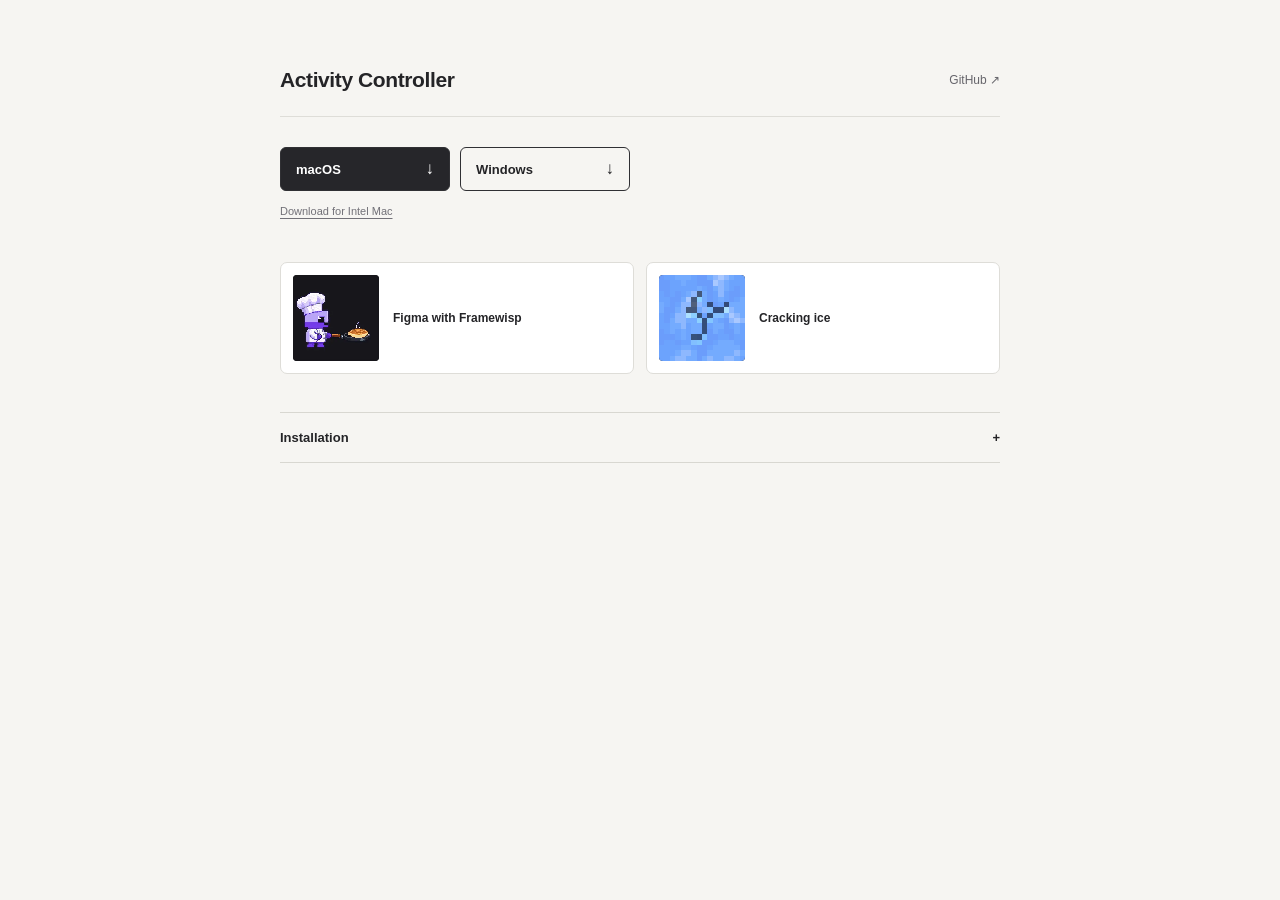
<file: docs/index.html>
<!doctype html>
<html lang="en">
<head>
  <meta charset="utf-8"><meta name="viewport" content="width=device-width,initial-scale=1">
  <meta name="description" content="Discord Activity Controller for macOS and Windows.">
  <title>Activity Controller for Discord</title><link rel="stylesheet" href="style.css?v=3">
</head>
<body>
<main class="wrap">
  <header><h1>Activity Controller</h1><a href="https://github.com/saintgeorgeee/custom-discord-activities">GitHub ↗</a></header>
  <div class="downloads"><a class="button primary" href="https://github.com/saintgeorgeee/custom-discord-activities/releases/latest/download/Discord-Activity-Controller-macOS-Apple-Silicon.zip">macOS <span>↓</span></a><a class="button" href="https://github.com/saintgeorgeee/custom-discord-activities/releases/latest/download/Discord-Activity-Controller-Windows.zip">Windows <span>↓</span></a></div>
  <a class="intel" href="https://github.com/saintgeorgeee/custom-discord-activities/releases/latest/download/Discord-Activity-Controller-macOS-Intel.zip">Download for Intel Mac</a>
  <div class="activities"><article><img src="assets/framewisp.webp" alt=""><span>Figma with Framewisp</span></article><article><img src="assets/cooking_ice.webp" alt=""><span>Cracking ice</span></article></div>
  <details class="guide"><summary>Installation <span>+</span></summary><div><p><strong>macOS:</strong> unzip the download and open <strong>Discord Activity Controller.app</strong>.</p><p><strong>Windows:</strong> unzip the download, open the folder and run <strong>Discord Activity Controller.exe</strong>.</p><p>Open Discord on your computer, then choose an activity in the app. To add your own, follow the guide inside the app.</p><p>The downloads are unsigned, so your computer may show a security warning. Only open software you trust. <a href="https://support.apple.com/en-us/102445">Apple’s macOS guidance ↗</a></p></div></details>
</main>
</body></html>
</file>
<file: docs/style.css>
:root{font:15px -apple-system,BlinkMacSystemFont,"Segoe UI",sans-serif;color:#242427;background:#f6f5f2}*{box-sizing:border-box}body{margin:0}a{color:inherit}a:focus-visible,summary:focus-visible{outline:2px solid #6e62b3;outline-offset:4px}.wrap{width:min(720px,calc(100% - 48px));margin:0 auto;padding:68px 0}header{display:flex;align-items:center;justify-content:space-between;border-bottom:1px solid #deddd8;padding-bottom:24px}h1{font-size:21px;font-weight:650;letter-spacing:-.4px;margin:0}header a{font-size:12px;color:#66656b;text-decoration:none}header a:hover{text-decoration:underline}.downloads{display:flex;gap:10px;margin-top:30px}.button{display:flex;justify-content:space-between;align-items:center;gap:50px;min-width:170px;min-height:44px;padding:11px 15px;border:1px solid #303034;border-radius:6px;font-size:13px;font-weight:600;text-decoration:none}.button span{font-size:17px;font-weight:400}.button:hover{opacity:.75}.primary{background:#26262a;color:white}.intel{display:inline-block;margin-top:14px;color:#727178;font-size:11px;text-underline-offset:3px}.activities{display:grid;grid-template-columns:1fr 1fr;gap:12px;margin-top:44px}.activities article{display:flex;align-items:center;gap:14px;min-width:0;border:1px solid #deddd8;border-radius:7px;background:white;padding:12px;font-size:12px;font-weight:600}.activities img{width:86px;height:86px;object-fit:contain;image-rendering:pixelated;background:#17171b;border-radius:4px}.guide{border-top:1px solid #d8d7d1;border-bottom:1px solid #d8d7d1;margin-top:38px}.guide summary{list-style:none;padding:17px 0;cursor:pointer;font-size:13px;font-weight:600}.guide summary::-webkit-details-marker{display:none}.guide summary span{float:right}.guide[open] summary span{transform:rotate(45deg)}.guide div{color:#6d6c72;font-size:12px;line-height:1.7;max-width:620px;padding-bottom:8px}.guide strong{color:#414046;font-weight:600}.guide a{text-underline-offset:3px}@media(max-width:600px){.wrap{width:calc(100% - 36px);padding:36px 0}.downloads{flex-direction:column}.button{width:100%}.activities{grid-template-columns:1fr;margin-top:32px}.activities img{width:72px;height:72px}}
</file>
